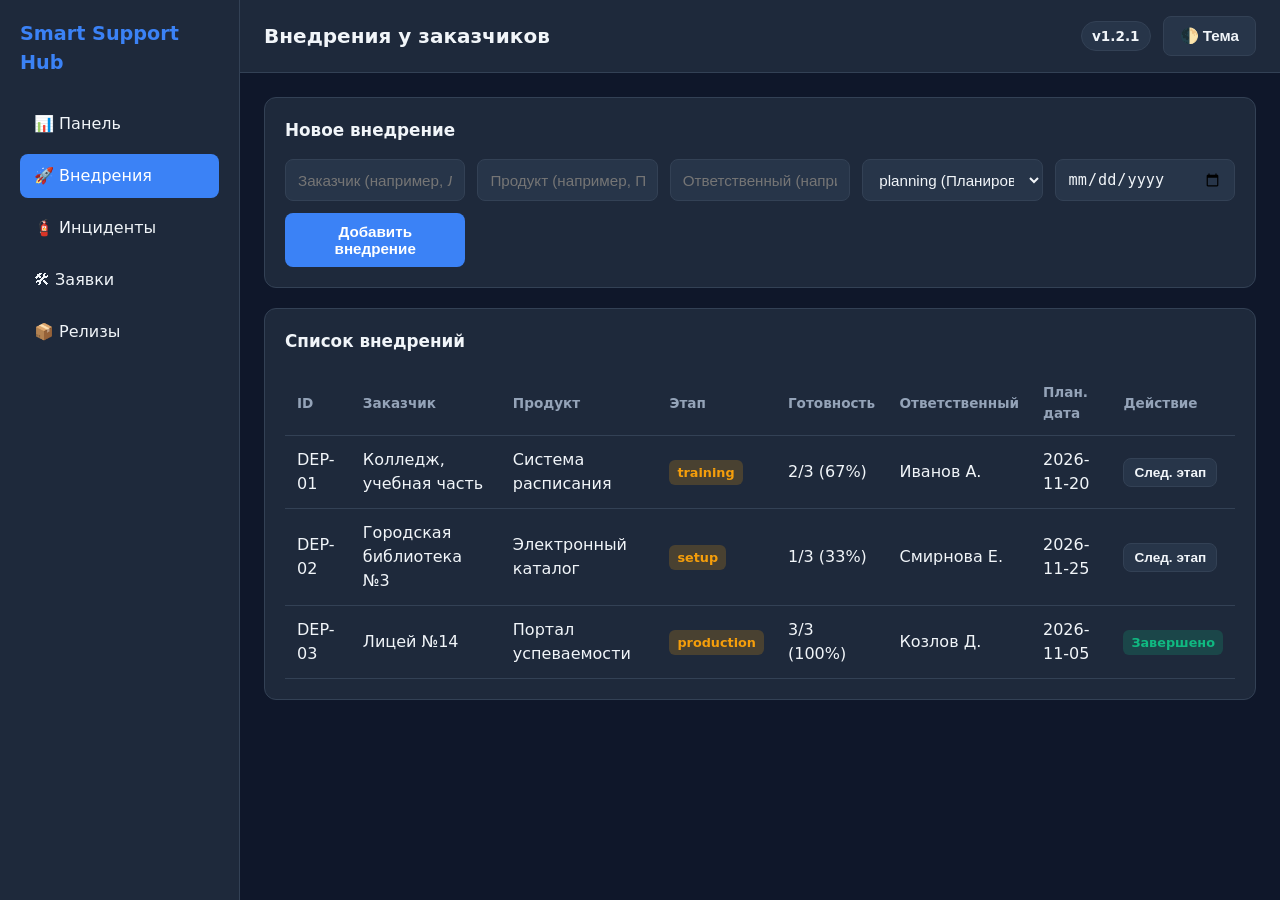
<file: deployments.html>
<!DOCTYPE html>
<html lang="ru">
<head>
  <meta charset="UTF-8">
  <meta name="viewport" content="width=device-width, initial-scale=1.0">
  <title>Smart Support Hub — Внедрения</title>
  <link rel="stylesheet" href="assets/css/style.css">
</head>
<body>
  <div class="app">
    <aside class="sidebar">
      <div class="brand">Smart Support Hub</div>
      <nav class="nav">
        <a href="index.html">📊 Панель</a>
        <a href="deployments.html" class="active">🚀 Внедрения</a>
        <a href="incidents.html">🧯 Инциденты</a>
        <a href="maintenance.html">🛠 Заявки</a>
        <a href="releases.html">📦 Релизы</a>
      </nav>
    </aside>

    <div class="main">
      <header class="topbar">
        <h1>Внедрения у заказчиков</h1>
        <div class="topbar-actions">
          <span class="version-badge" id="currentVersionBadge">v1.2.1</span>
          <button id="themeButton" class="btn btn-secondary">🌓 Тема</button>
        </div>
      </header>

      <main class="content">
        <section class="card">
          <h2>Новое внедрение</h2>
          <form id="deploymentForm" class="form-grid">
            <input type="text" id="depClient" placeholder="Заказчик (например, Лицей №5)" required>
            <input type="text" id="depProduct" placeholder="Продукт (например, Портал оценок)" required>
            <input type="text" id="depOwner" placeholder="Ответственный (например, Петров В.)" required>
            <select id="depStage">
              <option value="planning">planning (Планирование)</option>
              <option value="setup">setup (Настройка)</option>
              <option value="training">training (Обучение)</option>
              <option value="production">production (Эксплуатация)</option>
            </select>
            <input type="date" id="depDate" required>
            <button type="submit" class="btn btn-primary">Добавить внедрение</button>
          </form>
        </section>

        <section class="card">
          <h2>Список внедрений</h2>
          <div class="table-wrap">
            <table>
              <thead>
                <tr>
                  <th>ID</th>
                  <th>Заказчик</th>
                  <th>Продукт</th>
                  <th>Этап</th>
                  <th>Готовность</th>
                  <th>Ответственный</th>
                  <th>План. дата</th>
                  <th>Действие</th>
                </tr>
              </thead>
              <tbody id="deploymentTable"></tbody>
            </table>
          </div>
        </section>
      </main>
    </div>
  </div>

  <script src="assets/js/data.js"></script>
  <script src="assets/js/storage.js"></script>
  <script src="assets/js/deployments.js"></script>
</body>
</html>
</file>
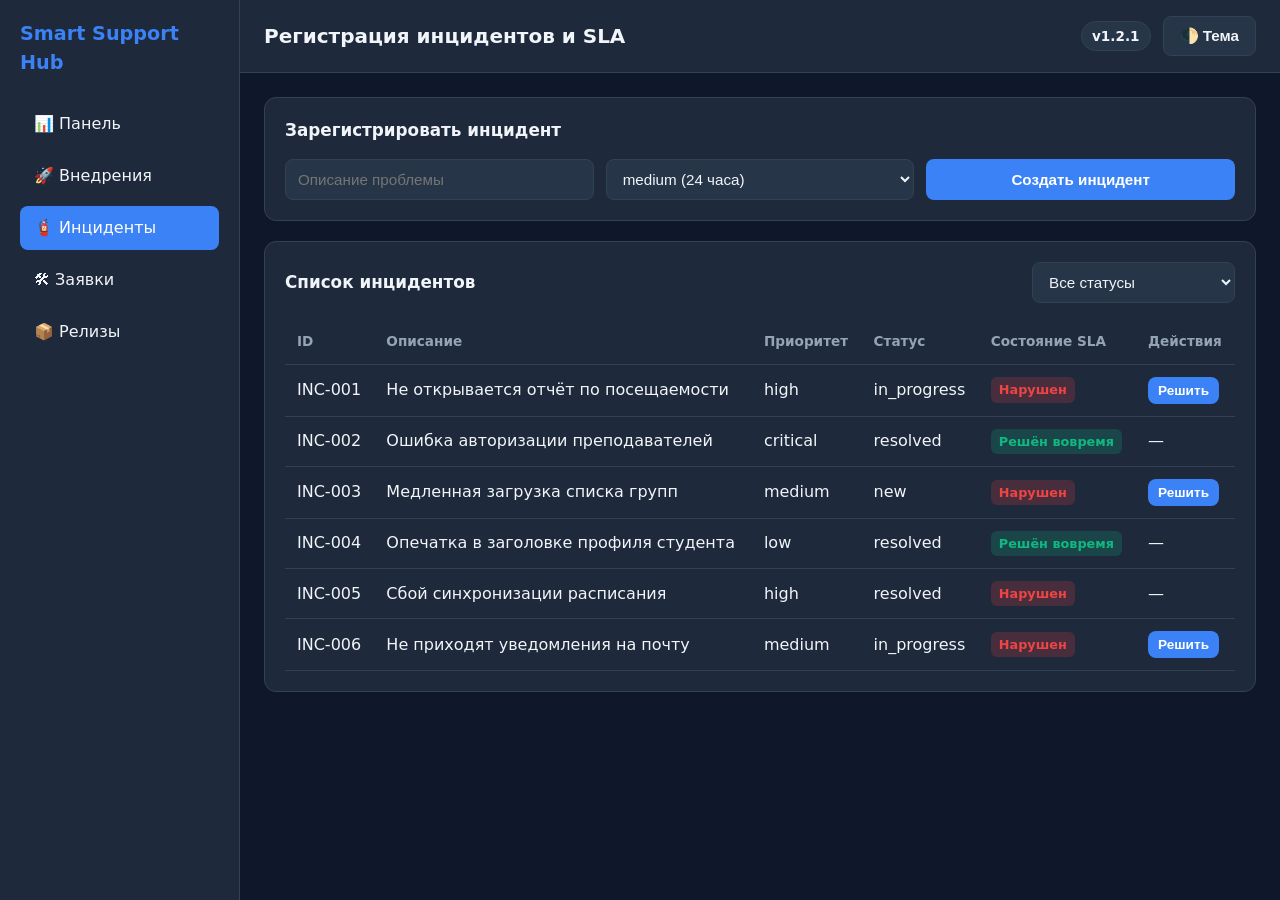
<file: incidents.html>
<!DOCTYPE html>
<html lang="ru">
<head>
  <meta charset="UTF-8">
  <meta name="viewport" content="width=device-width, initial-scale=1.0">
  <title>Smart Support Hub — Инциденты</title>
  <link rel="stylesheet" href="assets/css/style.css">
</head>
<body>
  <div class="app">
    <aside class="sidebar">
      <div class="brand">Smart Support Hub</div>
      <nav class="nav">
        <a href="index.html">📊 Панель</a>
        <a href="deployments.html">🚀 Внедрения</a>
        <a href="incidents.html" class="active">🧯 Инциденты</a>
        <a href="maintenance.html">🛠 Заявки</a>
        <a href="releases.html">📦 Релизы</a>
      </nav>
    </aside>

    <div class="main">
      <header class="topbar">
        <h1>Регистрация инцидентов и SLA</h1>
        <div class="topbar-actions">
          <span class="version-badge" id="currentVersionBadge">v1.2.1</span>
          <button id="themeButton" class="btn btn-secondary">🌓 Тема</button>
        </div>
      </header>

      <main class="content">
        <section class="card">
          <h2>Зарегистрировать инцидент</h2>
          <form id="incidentForm" class="form-grid">
            <input type="text" id="title" placeholder="Описание проблемы">
            <select id="priority">
              <option value="critical">critical (4 часа)</option>
              <option value="high">high (8 часов)</option>
              <option value="medium" selected>medium (24 часа)</option>
              <option value="low">low (72 часа)</option>
            </select>
            <button type="submit" class="btn btn-primary">Создать инцидент</button>
          </form>
        </section>

        <section class="card">
          <div class="section-header">
            <h2>Список инцидентов</h2>
            <select id="statusFilter">
              <option value="all">Все статусы</option>
              <option value="new">new (Новые)</option>
              <option value="in_progress">in_progress (В работе)</option>
              <option value="resolved">resolved (Решённые)</option>
            </select>
          </div>
          <div class="table-wrap">
            <table>
              <thead>
                <tr>
                  <th>ID</th>
                  <th>Описание</th>
                  <th>Приоритет</th>
                  <th>Статус</th>
                  <th>Состояние SLA</th>
                  <th>Действия</th>
                </tr>
              </thead>
              <tbody id="incidentTable"></tbody>
            </table>
          </div>
        </section>
      </main>
    </div>
  </div>

  <script src="assets/js/data.js"></script>
  <script src="assets/js/storage.js"></script>
  <script src="assets/js/incidents.js"></script>
</body>
</html>
</file>
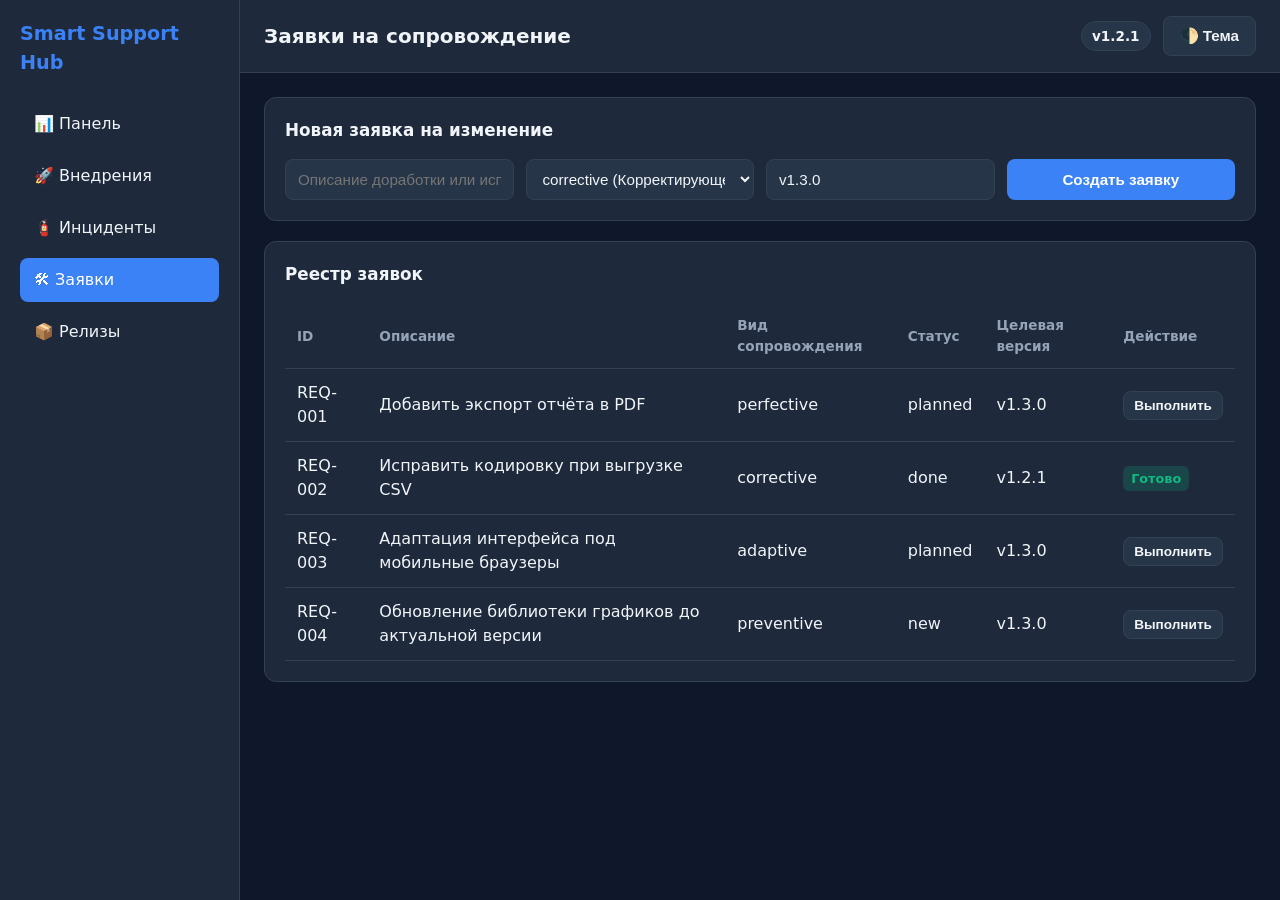
<file: maintenance.html>
<!DOCTYPE html>
<html lang="ru">
<head>
  <meta charset="UTF-8">
  <meta name="viewport" content="width=device-width, initial-scale=1.0">
  <title>Smart Support Hub — Сопровождение</title>
  <link rel="stylesheet" href="assets/css/style.css">
</head>
<body>
  <div class="app">
    <aside class="sidebar">
      <div class="brand">Smart Support Hub</div>
      <nav class="nav">
        <a href="index.html">📊 Панель</a>
        <a href="deployments.html">🚀 Внедрения</a>
        <a href="incidents.html">🧯 Инциденты</a>
        <a href="maintenance.html" class="active">🛠 Заявки</a>
        <a href="releases.html">📦 Релизы</a>
      </nav>
    </aside>

    <div class="main">
      <header class="topbar">
        <h1>Заявки на сопровождение</h1>
        <div class="topbar-actions">
          <span class="version-badge" id="currentVersionBadge">v1.2.1</span>
          <button id="themeButton" class="btn btn-secondary">🌓 Тема</button>
        </div>
      </header>

      <main class="content">
        <section class="card">
          <h2>Новая заявка на изменение</h2>
          <form id="maintenanceForm" class="form-grid">
            <input type="text" id="reqTitle" placeholder="Описание доработки или исправления" required>
            <select id="reqType">
              <option value="corrective">corrective (Корректирующее)</option>
              <option value="adaptive">adaptive (Адаптивное)</option>
              <option value="perfective">perfective (Совершенствующее)</option>
              <option value="preventive">preventive (Профилактическое)</option>
            </select>
            <input type="text" id="reqVersion" placeholder="Целевая версия (например, v1.3.0)" value="v1.3.0" required>
            <button type="submit" class="btn btn-primary">Создать заявку</button>
          </form>
        </section>

        <section class="card">
          <h2>Реестр заявок</h2>
          <div class="table-wrap">
            <table>
              <thead>
                <tr>
                  <th>ID</th>
                  <th>Описание</th>
                  <th>Вид сопровождения</th>
                  <th>Статус</th>
                  <th>Целевая версия</th>
                  <th>Действие</th>
                </tr>
              </thead>
              <tbody id="maintenanceTable"></tbody>
            </table>
          </div>
        </section>
      </main>
    </div>
  </div>

  <script src="assets/js/data.js"></script>
  <script src="assets/js/storage.js"></script>
  <script src="assets/js/maintenance.js"></script>
</body>
</html>
</file>
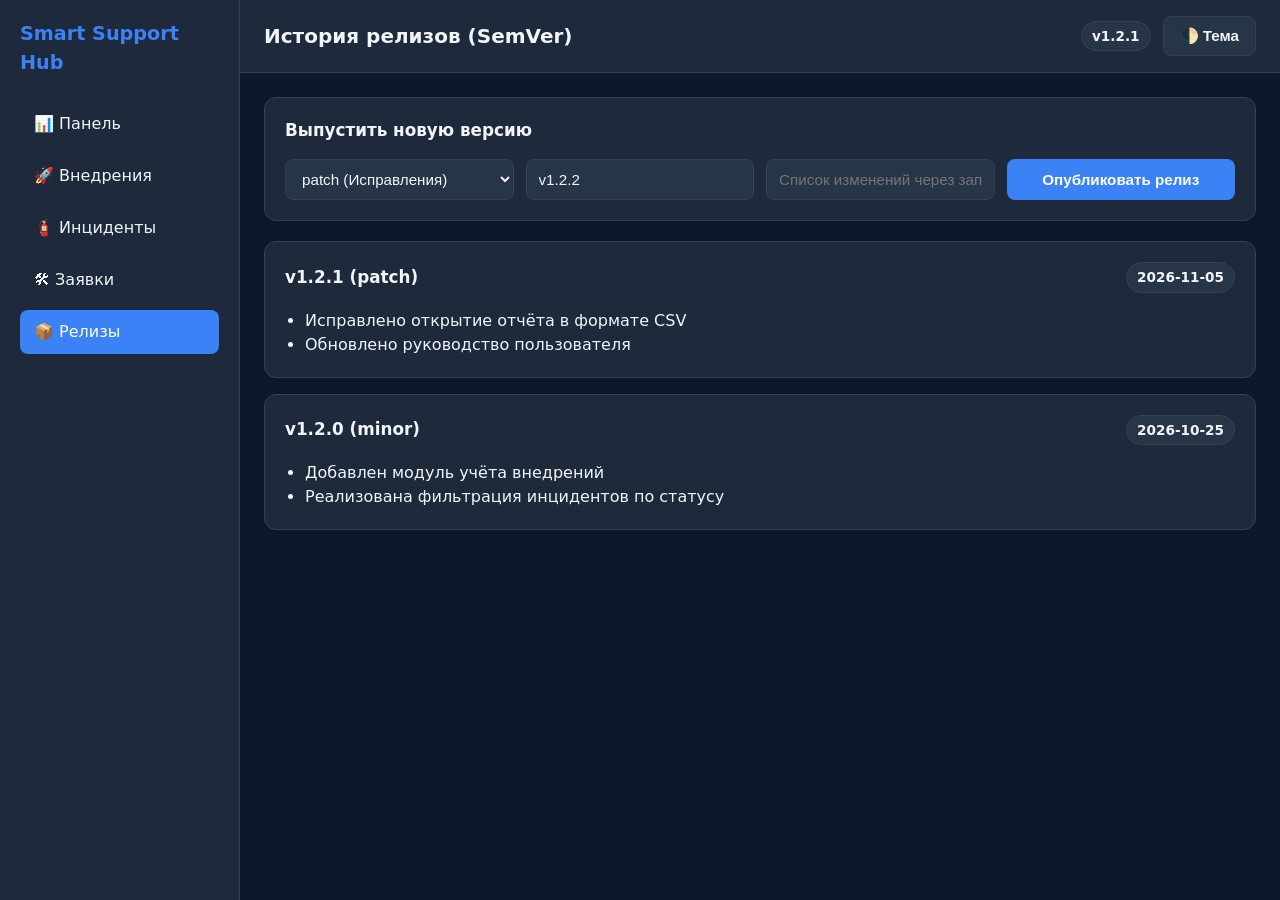
<file: releases.html>
<!DOCTYPE html>
<html lang="ru">
<head>
  <meta charset="UTF-8">
  <meta name="viewport" content="width=device-width, initial-scale=1.0">
  <title>Smart Support Hub — Релизы</title>
  <link rel="stylesheet" href="assets/css/style.css">
</head>
<body>
  <div class="app">
    <aside class="sidebar">
      <div class="brand">Smart Support Hub</div>
      <nav class="nav">
        <a href="index.html">📊 Панель</a>
        <a href="deployments.html">🚀 Внедрения</a>
        <a href="incidents.html">🧯 Инциденты</a>
        <a href="maintenance.html">🛠 Заявки</a>
        <a href="releases.html" class="active">📦 Релизы</a>
      </nav>
    </aside>

    <div class="main">
      <header class="topbar">
        <h1>История релизов (SemVer)</h1>
        <div class="topbar-actions">
          <span class="version-badge" id="currentVersionBadge">v1.2.1</span>
          <button id="themeButton" class="btn btn-secondary">🌓 Тема</button>
        </div>
      </header>

      <main class="content">
        <section class="card">
          <h2>Выпустить новую версию</h2>
          <form id="releaseForm" class="form-grid">
            <select id="releaseLevel">
              <option value="patch">patch (Исправления)</option>
              <option value="minor">minor (Новая возможность)</option>
              <option value="major">major (Крупное обновление)</option>
            </select>
            <input type="text" id="nextVersionPreview" readonly>
            <input type="text" id="releaseChanges" placeholder="Список изменений через запятую" required>
            <button type="submit" class="btn btn-primary">Опубликовать релиз</button>
          </form>
        </section>

        <section id="releasesList" class="releases-grid"></section>
      </main>
    </div>
  </div>

  <script src="assets/js/data.js"></script>
  <script src="assets/js/storage.js"></script>
  <script src="assets/js/releases.js"></script>
</body>
</html>
</file>
<file: assets/css/style.css>
:root {
  --bg: #0f172a;
  --surface: #1e293b;
  --surface-alt: #273549;
  --text: #f1f5f9;
  --muted: #94a3b8;
  --border: #334155;
  --primary: #3b82f6;
  --primary-hover: #2563eb;
  --success: #10b981;
  --warning: #f59e0b;
  --danger: #ef4444;
}

body.light {
  --bg: #f1f5f9;
  --surface: #ffffff;
  --surface-alt: #f8fafc;
  --text: #0f172a;
  --muted: #64748b;
  --border: #cbd5e1;
}

* {
  box-sizing: border-box;
  margin: 0;
  padding: 0;
}

body {
  font-family: system-ui, -apple-system, sans-serif;
  background: var(--bg);
  color: var(--text);
  line-height: 1.5;
}

.app {
  display: flex;
  min-height: 100vh;
}

.sidebar {
  width: 240px;
  background: var(--surface);
  border-right: 1px solid var(--border);
  padding: 20px;
  flex-shrink: 0;
}

.brand {
  font-size: 1.2rem;
  font-weight: 700;
  margin-bottom: 24px;
  color: var(--primary);
}

.nav {
  display: flex;
  flex-direction: column;
  gap: 8px;
}

.nav a {
  text-decoration: none;
  color: var(--text);
  padding: 10px 14px;
  border-radius: 8px;
  transition: background 0.2s;
}

.nav a:hover,
.nav a.active {
  background: var(--primary);
  color: #ffffff;
}

.main {
  flex: 1;
  display: flex;
  flex-direction: column;
  min-width: 0;
}

.topbar {
  background: var(--surface);
  border-bottom: 1px solid var(--border);
  padding: 16px 24px;
  display: flex;
  justify-content: space-between;
  align-items: center;
  gap: 12px;
}

.topbar h1 {
  font-size: 1.25rem;
}

.topbar-actions {
  display: flex;
  align-items: center;
  gap: 12px;
}

.version-badge {
  background: var(--surface-alt);
  border: 1px solid var(--border);
  padding: 4px 10px;
  border-radius: 999px;
  font-size: 0.85rem;
  font-weight: 600;
}

.content {
  padding: 24px;
  display: flex;
  flex-direction: column;
  gap: 20px;
}

.kpi-grid {
  display: grid;
  grid-template-columns: repeat(4, 1fr);
  gap: 16px;
}

.charts-grid {
  display: grid;
  grid-template-columns: repeat(2, 1fr);
  gap: 16px;
}

.card {
  background: var(--surface);
  border: 1px solid var(--border);
  border-radius: 12px;
  padding: 20px;
}

.card h2 {
  font-size: 1.05rem;
  margin-bottom: 16px;
}

.kpi-card {
  display: flex;
  flex-direction: column;
  gap: 8px;
}

.kpi-label {
  color: var(--muted);
  font-size: 0.9rem;
}

.kpi-value {
  font-size: 1.8rem;
  color: var(--primary);
}

.chart-box {
  position: relative;
  height: 260px;
}

.form-grid {
  display: grid;
  grid-template-columns: repeat(auto-fit, minmax(180px, 1fr));
  gap: 12px;
}

input, select {
  background: var(--surface-alt);
  color: var(--text);
  border: 1px solid var(--border);
  padding: 10px 12px;
  border-radius: 8px;
  font-size: 0.95rem;
  width: 100%;
}

.btn {
  border: none;
  border-radius: 8px;
  padding: 10px 16px;
  font-size: 0.95rem;
  font-weight: 600;
  cursor: pointer;
}

.btn-primary {
  background: var(--primary);
  color: #ffffff;
}

.btn-primary:hover {
  background: var(--primary-hover);
}

.btn-secondary {
  background: var(--surface-alt);
  color: var(--text);
  border: 1px solid var(--border);
}

.btn-sm {
  padding: 6px 10px;
  font-size: 0.85rem;
}

.section-header {
  display: flex;
  justify-content: space-between;
  align-items: center;
  gap: 12px;
  margin-bottom: 16px;
}

.section-header h2 {
  margin-bottom: 0;
}

.section-header select {
  width: auto;
}

.table-wrap {
  overflow-x: auto;
}

table {
  width: 100%;
  border-collapse: collapse;
  min-width: 600px;
}

th, td {
  text-align: left;
  padding: 12px;
  border-bottom: 1px solid var(--border);
}

th {
  color: var(--muted);
  font-size: 0.85rem;
}

.badge {
  display: inline-block;
  padding: 3px 8px;
  border-radius: 6px;
  font-size: 0.8rem;
  font-weight: 600;
}

.badge-ok { background: rgba(16, 185, 129, 0.2); color: var(--success); }
.badge-warn { background: rgba(245, 158, 11, 0.2); color: var(--warning); }
.badge-bad { background: rgba(239, 68, 68, 0.2); color: var(--danger); }

.releases-grid {
  display: flex;
  flex-direction: column;
  gap: 16px;
}

.release-list {
  margin-top: 10px;
  padding-left: 20px;
}

/* Планшеты (768 px) */
@media (max-width: 900px) {
  .kpi-grid {
    grid-template-columns: repeat(2, 1fr);
  }
  .charts-grid {
    grid-template-columns: 1fr;
  }
}

/* Смартфоны (390 px) */
@media (max-width: 640px) {
  .app {
    flex-direction: column;
  }
  .sidebar {
    width: 100%;
    border-right: none;
    border-bottom: 1px solid var(--border);
    padding: 12px;
  }
  .nav {
    flex-direction: row;
    flex-wrap: wrap;
  }
  .nav a {
    padding: 8px 10px;
    font-size: 0.85rem;
  }
  .topbar {
    flex-direction: column;
    align-items: flex-start;
  }
  .kpi-grid {
    grid-template-columns: 1fr;
  }
  .content {
    padding: 16px;
  }
}
.table-wrap { -webkit-overflow-scrolling: touch; }
</file>
